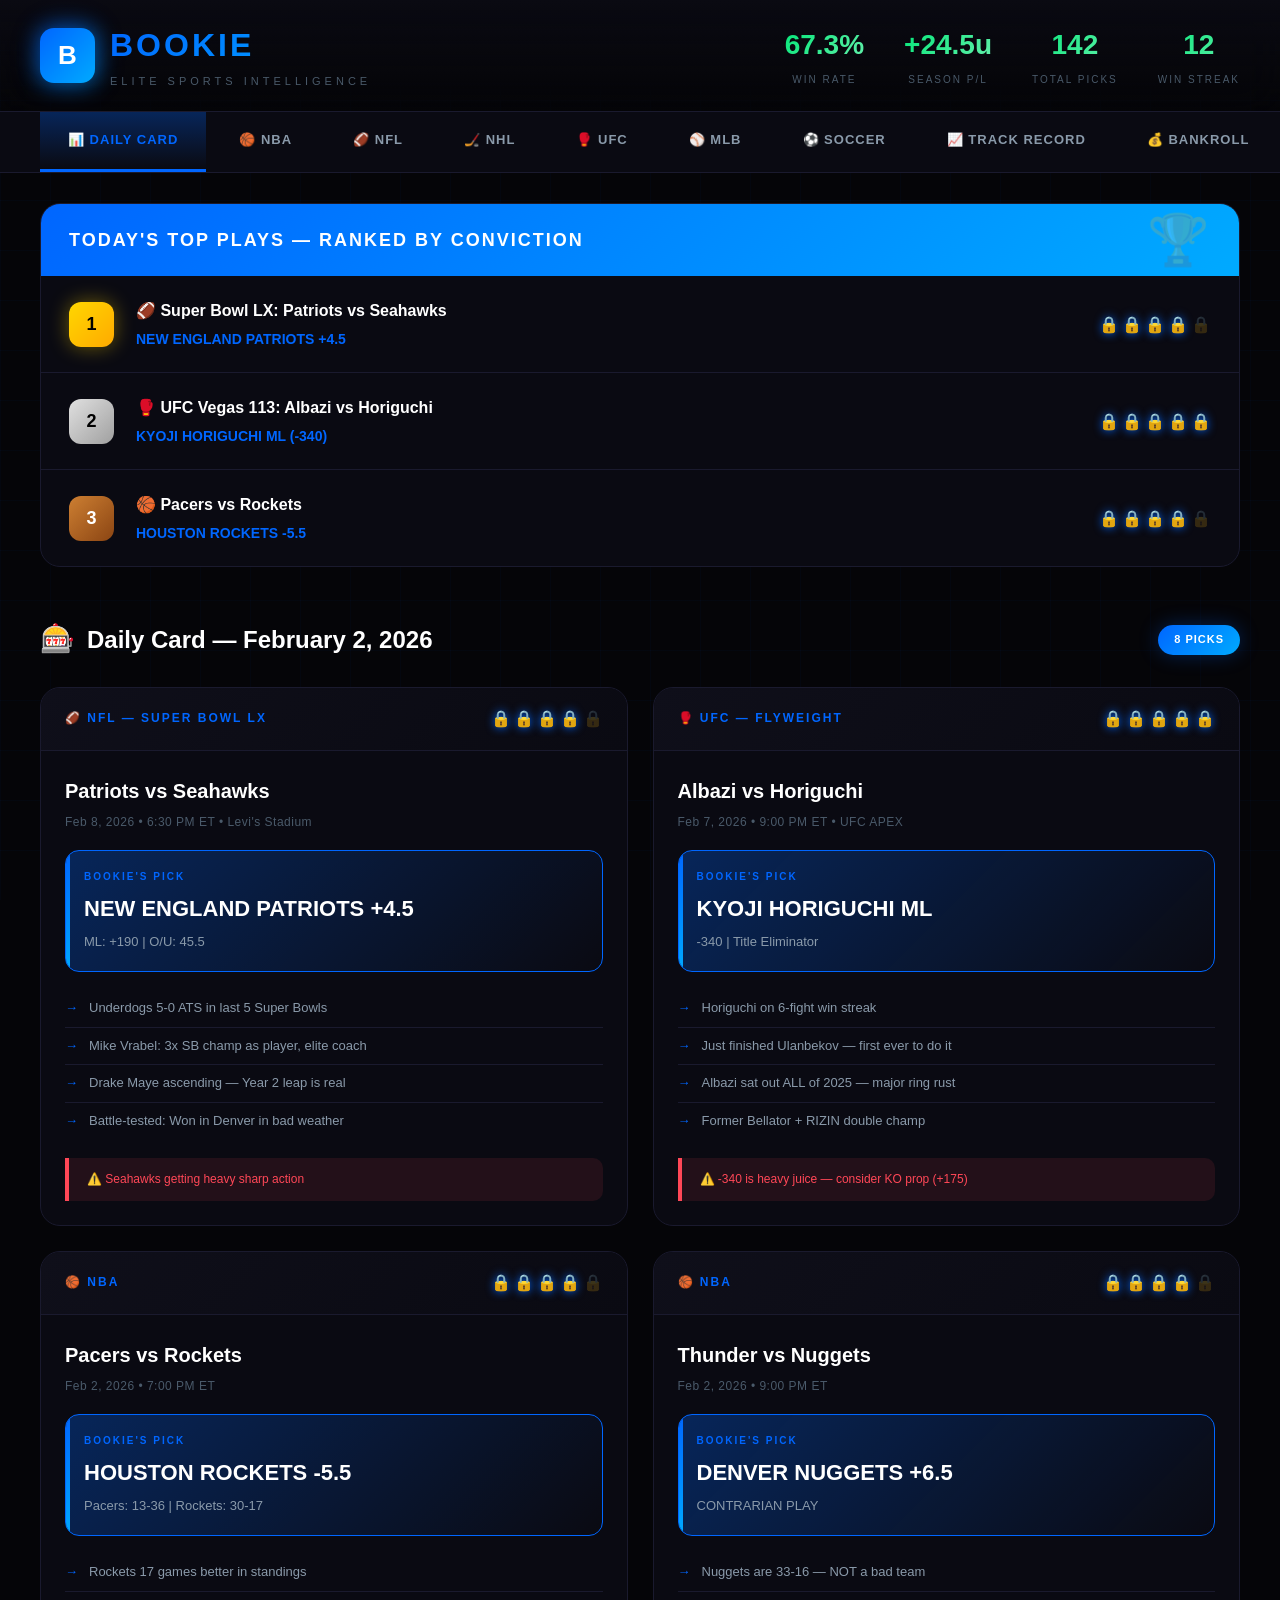
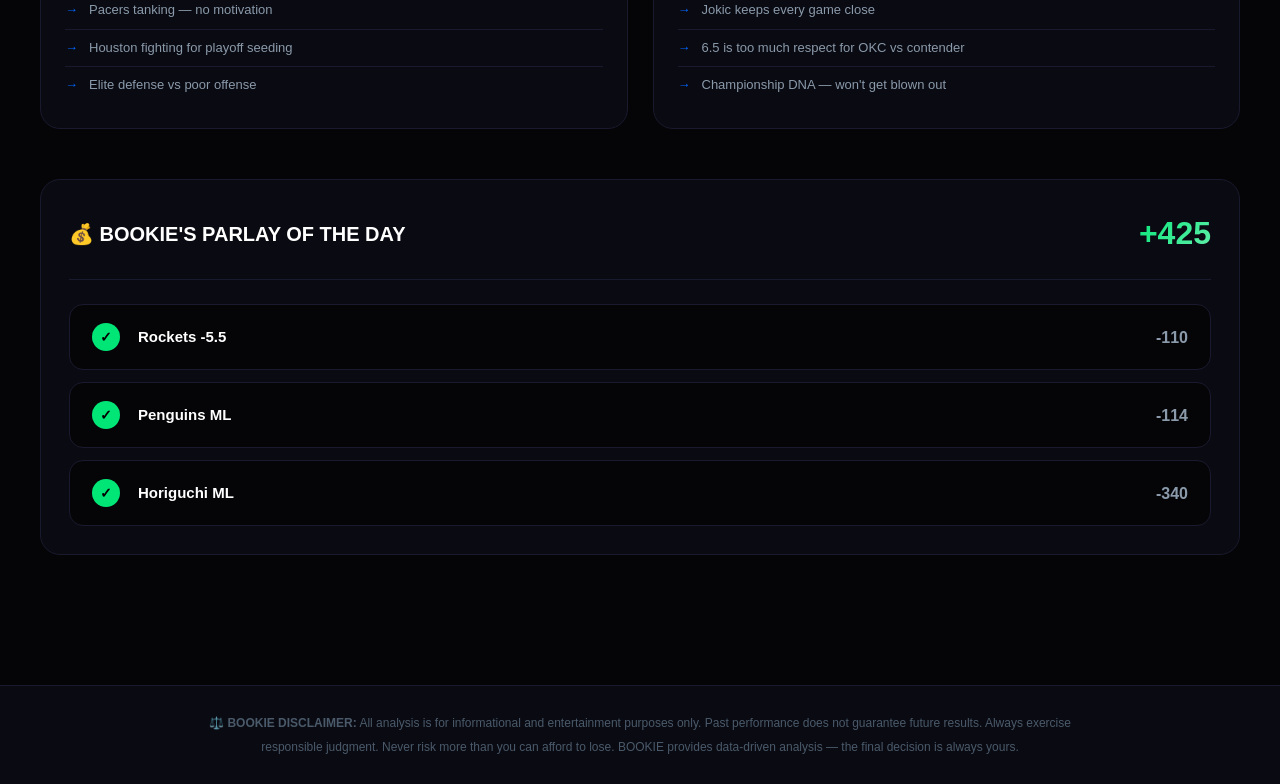
<file: dashboard.html>
<!DOCTYPE html>
<html lang="en">
<head>
    <meta charset="UTF-8">
    <meta name="viewport" content="width=device-width, initial-scale=1.0">
    <title>BOOKIE — Elite Sports Intelligence</title>
    <style>
        :root {
            /* Main Theme - Black & Blue */
            --bg-dark: #050508;
            --bg-card: #0a0a12;
            --bg-card-hover: #0f0f1a;
            --accent-primary: #0066ff;
            --accent-secondary: #00aaff;
            --accent-glow: rgba(0, 102, 255, 0.3);
            --accent-green: #00e676;
            --accent-red: #ff4757;
            --accent-gold: #ffd700;
            --text-primary: #ffffff;
            --text-secondary: #8a9aaa;
            --text-muted: #4a5a6a;
            --border: #1a1a2e;
            --gradient-primary: linear-gradient(135deg, #0066ff 0%, #00aaff 100%);
        }

        /* Sport-specific themes */
        .theme-nba {
            --accent-primary: #ff6b35;
            --accent-secondary: #ff8c5a;
            --accent-glow: rgba(255, 107, 53, 0.3);
            --gradient-primary: linear-gradient(135deg, #ff6b35 0%, #ff8c5a 100%);
        }

        .theme-nfl {
            --accent-primary: #013369;
            --accent-secondary: #d50a0a;
            --accent-glow: rgba(213, 10, 10, 0.3);
            --gradient-primary: linear-gradient(135deg, #013369 0%, #d50a0a 100%);
        }

        .theme-nhl {
            --accent-primary: #00d4ff;
            --accent-secondary: #7df9ff;
            --accent-glow: rgba(0, 212, 255, 0.3);
            --gradient-primary: linear-gradient(135deg, #00d4ff 0%, #7df9ff 100%);
        }

        .theme-ufc {
            --accent-primary: #d50000;
            --accent-secondary: #ff1744;
            --accent-glow: rgba(213, 0, 0, 0.3);
            --gradient-primary: linear-gradient(135deg, #d50000 0%, #ff1744 100%);
        }

        .theme-mlb {
            --accent-primary: #002d72;
            --accent-secondary: #bf0d3e;
            --accent-glow: rgba(0, 45, 114, 0.3);
            --gradient-primary: linear-gradient(135deg, #002d72 0%, #bf0d3e 100%);
        }

        .theme-soccer {
            --accent-primary: #00ff87;
            --accent-secondary: #60efff;
            --accent-glow: rgba(0, 255, 135, 0.3);
            --gradient-primary: linear-gradient(135deg, #00ff87 0%, #60efff 100%);
        }

        .theme-bankroll {
            --accent-primary: #00e676;
            --accent-secondary: #69f0ae;
            --accent-glow: rgba(0, 230, 118, 0.3);
            --gradient-primary: linear-gradient(135deg, #00e676 0%, #69f0ae 100%);
        }

        .theme-history {
            --accent-primary: #9c27b0;
            --accent-secondary: #e040fb;
            --accent-glow: rgba(156, 39, 176, 0.3);
            --gradient-primary: linear-gradient(135deg, #9c27b0 0%, #e040fb 100%);
        }

        * {
            margin: 0;
            padding: 0;
            box-sizing: border-box;
        }

        body {
            font-family: 'SF Pro Display', -apple-system, BlinkMacSystemFont, 'Segoe UI', Roboto, sans-serif;
            background: var(--bg-dark);
            color: var(--text-primary);
            min-height: 100vh;
            line-height: 1.6;
        }

        /* Animated Background */
        .bg-grid {
            position: fixed;
            top: 0;
            left: 0;
            right: 0;
            bottom: 0;
            background-image:
                linear-gradient(rgba(0, 102, 255, 0.03) 1px, transparent 1px),
                linear-gradient(90deg, rgba(0, 102, 255, 0.03) 1px, transparent 1px);
            background-size: 50px 50px;
            pointer-events: none;
            z-index: 0;
        }

        /* Header */
        .header {
            background: linear-gradient(180deg, var(--bg-card) 0%, transparent 100%);
            border-bottom: 1px solid var(--border);
            padding: 20px 40px;
            display: flex;
            justify-content: space-between;
            align-items: center;
            position: sticky;
            top: 0;
            z-index: 100;
            backdrop-filter: blur(20px);
        }

        .logo {
            display: flex;
            align-items: center;
            gap: 15px;
        }

        .logo-icon {
            width: 55px;
            height: 55px;
            background: var(--gradient-primary);
            border-radius: 14px;
            display: flex;
            align-items: center;
            justify-content: center;
            font-size: 26px;
            font-weight: 800;
            color: #fff;
            box-shadow: 0 0 30px var(--accent-glow);
            position: relative;
        }

        .logo-icon::after {
            content: '';
            position: absolute;
            inset: -2px;
            border-radius: 16px;
            background: var(--gradient-primary);
            z-index: -1;
            opacity: 0.5;
            filter: blur(10px);
        }

        .logo-text {
            font-size: 32px;
            font-weight: 800;
            letter-spacing: 3px;
            background: var(--gradient-primary);
            -webkit-background-clip: text;
            -webkit-text-fill-color: transparent;
        }

        .logo-subtitle {
            font-size: 11px;
            color: var(--text-muted);
            letter-spacing: 4px;
            text-transform: uppercase;
            margin-top: 2px;
        }

        .header-stats {
            display: flex;
            gap: 40px;
        }

        .stat-box {
            text-align: center;
            position: relative;
        }

        .stat-value {
            font-size: 28px;
            font-weight: 800;
            background: linear-gradient(135deg, var(--accent-green), #69f0ae);
            -webkit-background-clip: text;
            -webkit-text-fill-color: transparent;
        }

        .stat-value.negative {
            background: linear-gradient(135deg, var(--accent-red), #ff6b6b);
            -webkit-background-clip: text;
            -webkit-text-fill-color: transparent;
        }

        .stat-label {
            font-size: 10px;
            color: var(--text-muted);
            text-transform: uppercase;
            letter-spacing: 2px;
            margin-top: 4px;
        }

        /* Navigation */
        .nav {
            background: var(--bg-card);
            border-bottom: 1px solid var(--border);
            padding: 0 40px;
            display: flex;
            gap: 5px;
            overflow-x: auto;
            position: sticky;
            top: 95px;
            z-index: 99;
        }

        .nav-item {
            padding: 18px 28px;
            color: var(--text-secondary);
            text-decoration: none;
            font-size: 13px;
            font-weight: 600;
            border-bottom: 3px solid transparent;
            transition: all 0.3s;
            cursor: pointer;
            white-space: nowrap;
            text-transform: uppercase;
            letter-spacing: 1px;
        }

        .nav-item:hover {
            color: var(--text-primary);
            background: linear-gradient(180deg, var(--accent-glow), transparent);
        }

        .nav-item.active {
            color: var(--accent-primary);
            border-bottom-color: var(--accent-primary);
            background: linear-gradient(180deg, var(--accent-glow), transparent);
        }

        /* Main Content */
        .main {
            padding: 30px 40px;
            max-width: 1800px;
            margin: 0 auto;
            position: relative;
            z-index: 1;
        }

        /* Page Sections - Hidden by default */
        .page-section {
            display: none;
        }

        .page-section.active {
            display: block;
        }

        /* Section Headers */
        .section-header {
            display: flex;
            justify-content: space-between;
            align-items: center;
            margin-bottom: 25px;
        }

        .section-title {
            font-size: 24px;
            font-weight: 700;
            display: flex;
            align-items: center;
            gap: 12px;
        }

        .section-title .icon {
            font-size: 28px;
        }

        .section-badge {
            background: var(--gradient-primary);
            color: #fff;
            padding: 6px 16px;
            border-radius: 25px;
            font-size: 11px;
            font-weight: 700;
            letter-spacing: 1px;
            box-shadow: 0 0 20px var(--accent-glow);
        }

        /* Cards Grid */
        .cards-grid {
            display: grid;
            grid-template-columns: repeat(auto-fill, minmax(400px, 1fr));
            gap: 25px;
            margin-bottom: 50px;
        }

        /* Pick Card */
        .pick-card {
            background: var(--bg-card);
            border: 1px solid var(--border);
            border-radius: 20px;
            overflow: hidden;
            transition: all 0.4s;
            position: relative;
        }

        .pick-card::before {
            content: '';
            position: absolute;
            top: 0;
            left: 0;
            right: 0;
            height: 3px;
            background: var(--gradient-primary);
            opacity: 0;
            transition: opacity 0.3s;
        }

        .pick-card:hover {
            border-color: var(--accent-primary);
            transform: translateY(-5px);
            box-shadow: 0 20px 60px var(--accent-glow);
        }

        .pick-card:hover::before {
            opacity: 1;
        }

        .pick-card-header {
            background: linear-gradient(135deg, var(--bg-card-hover) 0%, var(--bg-card) 100%);
            padding: 18px 24px;
            display: flex;
            justify-content: space-between;
            align-items: center;
            border-bottom: 1px solid var(--border);
        }

        .sport-badge {
            display: flex;
            align-items: center;
            gap: 10px;
            font-size: 12px;
            font-weight: 700;
            text-transform: uppercase;
            letter-spacing: 2px;
            color: var(--accent-primary);
        }

        .conviction-badge {
            display: flex;
            gap: 3px;
        }

        .lock {
            font-size: 16px;
            filter: drop-shadow(0 0 5px var(--accent-primary));
        }

        .lock.empty {
            opacity: 0.2;
            filter: none;
        }

        .pick-card-body {
            padding: 24px;
        }

        .matchup {
            font-size: 20px;
            font-weight: 700;
            margin-bottom: 6px;
        }

        .matchup-time {
            font-size: 12px;
            color: var(--text-muted);
            margin-bottom: 18px;
            letter-spacing: 0.5px;
        }

        .pick-selection {
            background: linear-gradient(135deg, var(--accent-glow), transparent);
            border: 1px solid var(--accent-primary);
            border-radius: 14px;
            padding: 18px;
            margin-bottom: 18px;
            position: relative;
            overflow: hidden;
        }

        .pick-selection::before {
            content: '';
            position: absolute;
            top: 0;
            left: 0;
            width: 4px;
            height: 100%;
            background: var(--gradient-primary);
        }

        .pick-label {
            font-size: 10px;
            color: var(--accent-primary);
            text-transform: uppercase;
            letter-spacing: 2px;
            margin-bottom: 6px;
            font-weight: 600;
        }

        .pick-value {
            font-size: 22px;
            font-weight: 800;
        }

        .pick-odds {
            font-size: 13px;
            color: var(--text-secondary);
            margin-top: 6px;
        }

        .factors-list {
            list-style: none;
        }

        .factors-list li {
            font-size: 13px;
            color: var(--text-secondary);
            padding: 8px 0;
            padding-left: 24px;
            position: relative;
            border-bottom: 1px solid var(--border);
        }

        .factors-list li:last-child {
            border-bottom: none;
        }

        .factors-list li::before {
            content: "→";
            position: absolute;
            left: 0;
            color: var(--accent-primary);
            font-weight: 700;
        }

        .risk-flag {
            background: rgba(255, 71, 87, 0.1);
            border-left: 4px solid var(--accent-red);
            padding: 12px 18px;
            margin-top: 18px;
            font-size: 12px;
            color: var(--accent-red);
            border-radius: 0 10px 10px 0;
        }

        /* Top Plays Section */
        .top-plays {
            background: var(--bg-card);
            border: 1px solid var(--border);
            border-radius: 20px;
            overflow: hidden;
            margin-bottom: 50px;
        }

        .top-plays-header {
            background: var(--gradient-primary);
            padding: 22px 28px;
            color: #fff;
            position: relative;
            overflow: hidden;
        }

        .top-plays-header::after {
            content: '🏆';
            position: absolute;
            right: 30px;
            top: 50%;
            transform: translateY(-50%);
            font-size: 50px;
            opacity: 0.2;
        }

        .top-plays-title {
            font-size: 18px;
            font-weight: 800;
            letter-spacing: 2px;
            text-transform: uppercase;
        }

        .top-plays-list {
            padding: 0;
        }

        .top-play-item {
            display: flex;
            align-items: center;
            padding: 22px 28px;
            border-bottom: 1px solid var(--border);
            transition: all 0.3s;
            cursor: pointer;
        }

        .top-play-item:hover {
            background: var(--bg-card-hover);
            padding-left: 35px;
        }

        .top-play-item:last-child {
            border-bottom: none;
        }

        .play-rank {
            width: 45px;
            height: 45px;
            background: var(--bg-dark);
            border-radius: 12px;
            display: flex;
            align-items: center;
            justify-content: center;
            font-size: 18px;
            font-weight: 800;
            margin-right: 22px;
            border: 2px solid var(--border);
        }

        .play-rank.gold {
            background: linear-gradient(135deg, #ffd700, #ffaa00);
            color: #000;
            border: none;
            box-shadow: 0 0 20px rgba(255, 215, 0, 0.4);
        }
        .play-rank.silver {
            background: linear-gradient(135deg, #e0e0e0, #a0a0a0);
            color: #000;
            border: none;
        }
        .play-rank.bronze {
            background: linear-gradient(135deg, #cd7f32, #8b4513);
            color: #fff;
            border: none;
        }

        .play-info {
            flex: 1;
        }

        .play-matchup {
            font-size: 16px;
            font-weight: 700;
            margin-bottom: 4px;
        }

        .play-pick {
            font-size: 14px;
            color: var(--accent-primary);
            font-weight: 600;
        }

        .play-conviction {
            text-align: right;
        }

        /* Parlay Builder */
        .parlay-section {
            background: var(--bg-card);
            border: 1px solid var(--border);
            border-radius: 20px;
            padding: 28px;
            margin-bottom: 50px;
        }

        .parlay-header {
            display: flex;
            justify-content: space-between;
            align-items: center;
            margin-bottom: 24px;
            padding-bottom: 20px;
            border-bottom: 1px solid var(--border);
        }

        .parlay-title {
            font-size: 20px;
            font-weight: 700;
        }

        .parlay-odds {
            font-size: 32px;
            font-weight: 800;
            background: linear-gradient(135deg, var(--accent-green), #69f0ae);
            -webkit-background-clip: text;
            -webkit-text-fill-color: transparent;
        }

        .parlay-legs {
            display: flex;
            flex-direction: column;
            gap: 12px;
        }

        .parlay-leg {
            display: flex;
            align-items: center;
            justify-content: space-between;
            background: var(--bg-dark);
            padding: 18px 22px;
            border-radius: 14px;
            border: 1px solid var(--border);
            transition: all 0.3s;
        }

        .parlay-leg:hover {
            border-color: var(--accent-primary);
        }

        .leg-info {
            display: flex;
            align-items: center;
            gap: 18px;
        }

        .leg-check {
            width: 28px;
            height: 28px;
            background: var(--accent-green);
            border-radius: 50%;
            display: flex;
            align-items: center;
            justify-content: center;
            color: #000;
            font-weight: 800;
            font-size: 14px;
        }

        .leg-pick {
            font-weight: 700;
            font-size: 15px;
        }

        .leg-odds {
            color: var(--text-secondary);
            font-weight: 600;
        }

        /* =============================================== */
        /* BANKROLL CALCULATOR */
        /* =============================================== */

        .bankroll-container {
            display: grid;
            grid-template-columns: 1fr 1fr;
            gap: 30px;
        }

        .bankroll-card {
            background: var(--bg-card);
            border: 1px solid var(--border);
            border-radius: 20px;
            padding: 30px;
        }

        .bankroll-card h3 {
            font-size: 18px;
            font-weight: 700;
            margin-bottom: 25px;
            display: flex;
            align-items: center;
            gap: 10px;
            color: var(--accent-primary);
        }

        .input-group {
            margin-bottom: 20px;
        }

        .input-group label {
            display: block;
            font-size: 12px;
            color: var(--text-muted);
            text-transform: uppercase;
            letter-spacing: 1px;
            margin-bottom: 8px;
        }

        .input-group input, .input-group select {
            width: 100%;
            background: var(--bg-dark);
            border: 1px solid var(--border);
            border-radius: 10px;
            padding: 14px 18px;
            font-size: 16px;
            color: var(--text-primary);
            transition: all 0.3s;
        }

        .input-group input:focus, .input-group select:focus {
            outline: none;
            border-color: var(--accent-primary);
            box-shadow: 0 0 20px var(--accent-glow);
        }

        .calc-result {
            background: linear-gradient(135deg, var(--accent-glow), transparent);
            border: 1px solid var(--accent-primary);
            border-radius: 14px;
            padding: 25px;
            text-align: center;
            margin-top: 20px;
        }

        .calc-result-label {
            font-size: 12px;
            color: var(--text-muted);
            text-transform: uppercase;
            letter-spacing: 2px;
        }

        .calc-result-value {
            font-size: 36px;
            font-weight: 800;
            background: var(--gradient-primary);
            -webkit-background-clip: text;
            -webkit-text-fill-color: transparent;
            margin-top: 8px;
        }

        .unit-guide {
            display: grid;
            grid-template-columns: repeat(5, 1fr);
            gap: 10px;
            margin-top: 25px;
        }

        .unit-item {
            background: var(--bg-dark);
            border: 1px solid var(--border);
            border-radius: 10px;
            padding: 15px;
            text-align: center;
        }

        .unit-item .conviction {
            font-size: 12px;
            margin-bottom: 5px;
        }

        .unit-item .units {
            font-size: 18px;
            font-weight: 700;
            color: var(--accent-primary);
        }

        .unit-item .amount {
            font-size: 14px;
            color: var(--text-secondary);
            margin-top: 5px;
        }

        /* =============================================== */
        /* HISTORY / TRACK RECORD */
        /* =============================================== */

        .history-stats {
            display: grid;
            grid-template-columns: repeat(4, 1fr);
            gap: 20px;
            margin-bottom: 40px;
        }

        .history-stat-card {
            background: var(--bg-card);
            border: 1px solid var(--border);
            border-radius: 16px;
            padding: 25px;
            text-align: center;
            position: relative;
            overflow: hidden;
        }

        .history-stat-card::before {
            content: '';
            position: absolute;
            top: 0;
            left: 0;
            right: 0;
            height: 4px;
            background: var(--gradient-primary);
        }

        .history-stat-value {
            font-size: 42px;
            font-weight: 800;
            background: var(--gradient-primary);
            -webkit-background-clip: text;
            -webkit-text-fill-color: transparent;
        }

        .history-stat-label {
            font-size: 12px;
            color: var(--text-muted);
            text-transform: uppercase;
            letter-spacing: 2px;
            margin-top: 8px;
        }

        .history-table {
            background: var(--bg-card);
            border: 1px solid var(--border);
            border-radius: 20px;
            overflow: hidden;
        }

        .history-table-header {
            display: grid;
            grid-template-columns: 120px 1fr 150px 100px 100px 100px;
            background: var(--bg-card-hover);
            padding: 18px 24px;
            font-size: 11px;
            font-weight: 700;
            text-transform: uppercase;
            letter-spacing: 1px;
            color: var(--text-muted);
            border-bottom: 1px solid var(--border);
        }

        .history-row {
            display: grid;
            grid-template-columns: 120px 1fr 150px 100px 100px 100px;
            padding: 18px 24px;
            border-bottom: 1px solid var(--border);
            transition: all 0.3s;
            align-items: center;
        }

        .history-row:hover {
            background: var(--bg-card-hover);
        }

        .history-row:last-child {
            border-bottom: none;
        }

        .result-badge {
            padding: 6px 14px;
            border-radius: 20px;
            font-size: 11px;
            font-weight: 700;
            text-transform: uppercase;
            letter-spacing: 1px;
        }

        .result-badge.win {
            background: rgba(0, 230, 118, 0.15);
            color: var(--accent-green);
        }

        .result-badge.loss {
            background: rgba(255, 71, 87, 0.15);
            color: var(--accent-red);
        }

        .result-badge.push {
            background: rgba(255, 215, 0, 0.15);
            color: var(--accent-gold);
        }

        .units-change {
            font-weight: 700;
        }

        .units-change.positive {
            color: var(--accent-green);
        }

        .units-change.negative {
            color: var(--accent-red);
        }

        /* Footer */
        .footer {
            background: var(--bg-card);
            border-top: 1px solid var(--border);
            padding: 25px 40px;
            text-align: center;
            color: var(--text-muted);
            font-size: 12px;
            margin-top: 50px;
        }

        .disclaimer {
            max-width: 900px;
            margin: 0 auto;
            line-height: 2;
        }

        /* Responsive */
        @media (max-width: 1200px) {
            .bankroll-container {
                grid-template-columns: 1fr;
            }

            .history-stats {
                grid-template-columns: repeat(2, 1fr);
            }
        }

        @media (max-width: 768px) {
            .header {
                flex-direction: column;
                gap: 20px;
                padding: 20px;
            }

            .nav {
                padding: 0 20px;
            }

            .main {
                padding: 20px;
            }

            .cards-grid {
                grid-template-columns: 1fr;
            }

            .history-stats {
                grid-template-columns: 1fr;
            }

            .history-table-header,
            .history-row {
                grid-template-columns: 1fr;
                gap: 10px;
            }
        }
    </style>
</head>
<body>
    <div class="bg-grid"></div>

    <header class="header">
        <div class="logo">
            <div class="logo-icon">B</div>
            <div>
                <div class="logo-text">BOOKIE</div>
                <div class="logo-subtitle">Elite Sports Intelligence</div>
            </div>
        </div>
        <div class="header-stats">
            <div class="stat-box">
                <div class="stat-value">67.3%</div>
                <div class="stat-label">Win Rate</div>
            </div>
            <div class="stat-box">
                <div class="stat-value">+24.5u</div>
                <div class="stat-label">Season P/L</div>
            </div>
            <div class="stat-box">
                <div class="stat-value">142</div>
                <div class="stat-label">Total Picks</div>
            </div>
            <div class="stat-box">
                <div class="stat-value">12</div>
                <div class="stat-label">Win Streak</div>
            </div>
        </div>
    </header>

    <nav class="nav" id="mainNav">
        <a class="nav-item active" data-page="daily" data-theme="">📊 Daily Card</a>
        <a class="nav-item" data-page="nba" data-theme="theme-nba">🏀 NBA</a>
        <a class="nav-item" data-page="nfl" data-theme="theme-nfl">🏈 NFL</a>
        <a class="nav-item" data-page="nhl" data-theme="theme-nhl">🏒 NHL</a>
        <a class="nav-item" data-page="ufc" data-theme="theme-ufc">🥊 UFC</a>
        <a class="nav-item" data-page="mlb" data-theme="theme-mlb">⚾ MLB</a>
        <a class="nav-item" data-page="soccer" data-theme="theme-soccer">⚽ Soccer</a>
        <a class="nav-item" data-page="history" data-theme="theme-history">📈 Track Record</a>
        <a class="nav-item" data-page="bankroll" data-theme="theme-bankroll">💰 Bankroll</a>
    </nav>

    <main class="main">
        <!-- =============================================== -->
        <!-- DAILY CARD PAGE -->
        <!-- =============================================== -->
        <div class="page-section active" id="page-daily">
            <section class="top-plays">
                <div class="top-plays-header">
                    <div class="top-plays-title">Today's Top Plays — Ranked by Conviction</div>
                </div>
                <div class="top-plays-list">
                    <div class="top-play-item">
                        <div class="play-rank gold">1</div>
                        <div class="play-info">
                            <div class="play-matchup">🏈 Super Bowl LX: Patriots vs Seahawks</div>
                            <div class="play-pick">NEW ENGLAND PATRIOTS +4.5</div>
                        </div>
                        <div class="play-conviction">
                            <div class="conviction-badge">
                                <span class="lock">🔒</span>
                                <span class="lock">🔒</span>
                                <span class="lock">🔒</span>
                                <span class="lock">🔒</span>
                                <span class="lock empty">🔒</span>
                            </div>
                        </div>
                    </div>
                    <div class="top-play-item">
                        <div class="play-rank silver">2</div>
                        <div class="play-info">
                            <div class="play-matchup">🥊 UFC Vegas 113: Albazi vs Horiguchi</div>
                            <div class="play-pick">KYOJI HORIGUCHI ML (-340)</div>
                        </div>
                        <div class="play-conviction">
                            <div class="conviction-badge">
                                <span class="lock">🔒</span>
                                <span class="lock">🔒</span>
                                <span class="lock">🔒</span>
                                <span class="lock">🔒</span>
                                <span class="lock">🔒</span>
                            </div>
                        </div>
                    </div>
                    <div class="top-play-item">
                        <div class="play-rank bronze">3</div>
                        <div class="play-info">
                            <div class="play-matchup">🏀 Pacers vs Rockets</div>
                            <div class="play-pick">HOUSTON ROCKETS -5.5</div>
                        </div>
                        <div class="play-conviction">
                            <div class="conviction-badge">
                                <span class="lock">🔒</span>
                                <span class="lock">🔒</span>
                                <span class="lock">🔒</span>
                                <span class="lock">🔒</span>
                                <span class="lock empty">🔒</span>
                            </div>
                        </div>
                    </div>
                </div>
            </section>

            <section>
                <div class="section-header">
                    <h2 class="section-title">
                        <span class="icon">🎰</span>
                        Daily Card — February 2, 2026
                    </h2>
                    <span class="section-badge">8 PICKS</span>
                </div>

                <div class="cards-grid">
                    <!-- NFL Pick -->
                    <div class="pick-card">
                        <div class="pick-card-header">
                            <div class="sport-badge">🏈 NFL — Super Bowl LX</div>
                            <div class="conviction-badge">
                                <span class="lock">🔒</span>
                                <span class="lock">🔒</span>
                                <span class="lock">🔒</span>
                                <span class="lock">🔒</span>
                                <span class="lock empty">🔒</span>
                            </div>
                        </div>
                        <div class="pick-card-body">
                            <div class="matchup">Patriots vs Seahawks</div>
                            <div class="matchup-time">Feb 8, 2026 • 6:30 PM ET • Levi's Stadium</div>
                            <div class="pick-selection">
                                <div class="pick-label">BOOKIE'S PICK</div>
                                <div class="pick-value">NEW ENGLAND PATRIOTS +4.5</div>
                                <div class="pick-odds">ML: +190 | O/U: 45.5</div>
                            </div>
                            <ul class="factors-list">
                                <li>Underdogs 5-0 ATS in last 5 Super Bowls</li>
                                <li>Mike Vrabel: 3x SB champ as player, elite coach</li>
                                <li>Drake Maye ascending — Year 2 leap is real</li>
                                <li>Battle-tested: Won in Denver in bad weather</li>
                            </ul>
                            <div class="risk-flag">
                                ⚠️ Seahawks getting heavy sharp action
                            </div>
                        </div>
                    </div>

                    <!-- UFC Pick -->
                    <div class="pick-card">
                        <div class="pick-card-header">
                            <div class="sport-badge">🥊 UFC — Flyweight</div>
                            <div class="conviction-badge">
                                <span class="lock">🔒</span>
                                <span class="lock">🔒</span>
                                <span class="lock">🔒</span>
                                <span class="lock">🔒</span>
                                <span class="lock">🔒</span>
                            </div>
                        </div>
                        <div class="pick-card-body">
                            <div class="matchup">Albazi vs Horiguchi</div>
                            <div class="matchup-time">Feb 7, 2026 • 9:00 PM ET • UFC APEX</div>
                            <div class="pick-selection">
                                <div class="pick-label">BOOKIE'S PICK</div>
                                <div class="pick-value">KYOJI HORIGUCHI ML</div>
                                <div class="pick-odds">-340 | Title Eliminator</div>
                            </div>
                            <ul class="factors-list">
                                <li>Horiguchi on 6-fight win streak</li>
                                <li>Just finished Ulanbekov — first ever to do it</li>
                                <li>Albazi sat out ALL of 2025 — major ring rust</li>
                                <li>Former Bellator + RIZIN double champ</li>
                            </ul>
                            <div class="risk-flag">
                                ⚠️ -340 is heavy juice — consider KO prop (+175)
                            </div>
                        </div>
                    </div>

                    <!-- NBA Pick 1 -->
                    <div class="pick-card">
                        <div class="pick-card-header">
                            <div class="sport-badge">🏀 NBA</div>
                            <div class="conviction-badge">
                                <span class="lock">🔒</span>
                                <span class="lock">🔒</span>
                                <span class="lock">🔒</span>
                                <span class="lock">🔒</span>
                                <span class="lock empty">🔒</span>
                            </div>
                        </div>
                        <div class="pick-card-body">
                            <div class="matchup">Pacers vs Rockets</div>
                            <div class="matchup-time">Feb 2, 2026 • 7:00 PM ET</div>
                            <div class="pick-selection">
                                <div class="pick-label">BOOKIE'S PICK</div>
                                <div class="pick-value">HOUSTON ROCKETS -5.5</div>
                                <div class="pick-odds">Pacers: 13-36 | Rockets: 30-17</div>
                            </div>
                            <ul class="factors-list">
                                <li>Rockets 17 games better in standings</li>
                                <li>Pacers tanking — no motivation</li>
                                <li>Houston fighting for playoff seeding</li>
                                <li>Elite defense vs poor offense</li>
                            </ul>
                        </div>
                    </div>

                    <!-- NBA Pick 2 -->
                    <div class="pick-card">
                        <div class="pick-card-header">
                            <div class="sport-badge">🏀 NBA</div>
                            <div class="conviction-badge">
                                <span class="lock">🔒</span>
                                <span class="lock">🔒</span>
                                <span class="lock">🔒</span>
                                <span class="lock">🔒</span>
                                <span class="lock empty">🔒</span>
                            </div>
                        </div>
                        <div class="pick-card-body">
                            <div class="matchup">Thunder vs Nuggets</div>
                            <div class="matchup-time">Feb 2, 2026 • 9:00 PM ET</div>
                            <div class="pick-selection">
                                <div class="pick-label">BOOKIE'S PICK</div>
                                <div class="pick-value">DENVER NUGGETS +6.5</div>
                                <div class="pick-odds">CONTRARIAN PLAY</div>
                            </div>
                            <ul class="factors-list">
                                <li>Nuggets are 33-16 — NOT a bad team</li>
                                <li>Jokic keeps every game close</li>
                                <li>6.5 is too much respect for OKC vs contender</li>
                                <li>Championship DNA — won't get blown out</li>
                            </ul>
                        </div>
                    </div>
                </div>
            </section>

            <!-- Parlay Builder -->
            <section class="parlay-section">
                <div class="parlay-header">
                    <div class="parlay-title">💰 BOOKIE'S PARLAY OF THE DAY</div>
                    <div class="parlay-odds">+425</div>
                </div>
                <div class="parlay-legs">
                    <div class="parlay-leg">
                        <div class="leg-info">
                            <div class="leg-check">✓</div>
                            <div class="leg-pick">Rockets -5.5</div>
                        </div>
                        <div class="leg-odds">-110</div>
                    </div>
                    <div class="parlay-leg">
                        <div class="leg-info">
                            <div class="leg-check">✓</div>
                            <div class="leg-pick">Penguins ML</div>
                        </div>
                        <div class="leg-odds">-114</div>
                    </div>
                    <div class="parlay-leg">
                        <div class="leg-info">
                            <div class="leg-check">✓</div>
                            <div class="leg-pick">Horiguchi ML</div>
                        </div>
                        <div class="leg-odds">-340</div>
                    </div>
                </div>
            </section>
        </div>

        <!-- =============================================== -->
        <!-- TRACK RECORD / HISTORY PAGE -->
        <!-- =============================================== -->
        <div class="page-section" id="page-history">
            <div class="section-header">
                <h2 class="section-title">
                    <span class="icon">📈</span>
                    Track Record — 2026 Season
                </h2>
                <span class="section-badge">ALL TIME</span>
            </div>

            <div class="history-stats">
                <div class="history-stat-card">
                    <div class="history-stat-value">142</div>
                    <div class="history-stat-label">Total Picks</div>
                </div>
                <div class="history-stat-card">
                    <div class="history-stat-value">95-47</div>
                    <div class="history-stat-label">Win-Loss</div>
                </div>
                <div class="history-stat-card">
                    <div class="history-stat-value">67.3%</div>
                    <div class="history-stat-label">Win Rate</div>
                </div>
                <div class="history-stat-card">
                    <div class="history-stat-value">+24.5u</div>
                    <div class="history-stat-label">Net Units</div>
                </div>
            </div>

            <div class="history-table">
                <div class="history-table-header">
                    <div>Date</div>
                    <div>Pick</div>
                    <div>Odds</div>
                    <div>Result</div>
                    <div>Units</div>
                    <div>P/L</div>
                </div>
                <div class="history-row">
                    <div>Feb 1</div>
                    <div>Celtics -4.5 vs Bucks</div>
                    <div>-110</div>
                    <div><span class="result-badge win">WIN</span></div>
                    <div>2u</div>
                    <div class="units-change positive">+1.82u</div>
                </div>
                <div class="history-row">
                    <div>Feb 1</div>
                    <div>Lightning ML vs Bruins</div>
                    <div>+125</div>
                    <div><span class="result-badge win">WIN</span></div>
                    <div>1u</div>
                    <div class="units-change positive">+1.25u</div>
                </div>
                <div class="history-row">
                    <div>Jan 31</div>
                    <div>Suns -2.5 vs Lakers</div>
                    <div>-110</div>
                    <div><span class="result-badge loss">LOSS</span></div>
                    <div>1.5u</div>
                    <div class="units-change negative">-1.50u</div>
                </div>
                <div class="history-row">
                    <div>Jan 31</div>
                    <div>Oilers/Flames OVER 6.5</div>
                    <div>-115</div>
                    <div><span class="result-badge win">WIN</span></div>
                    <div>1u</div>
                    <div class="units-change positive">+0.87u</div>
                </div>
                <div class="history-row">
                    <div>Jan 30</div>
                    <div>Chiefs -3 vs Bills</div>
                    <div>-110</div>
                    <div><span class="result-badge push">PUSH</span></div>
                    <div>3u</div>
                    <div class="units-change">0.00u</div>
                </div>
                <div class="history-row">
                    <div>Jan 29</div>
                    <div>Islam Makhachev ML</div>
                    <div>-275</div>
                    <div><span class="result-badge win">WIN</span></div>
                    <div>2u</div>
                    <div class="units-change positive">+0.73u</div>
                </div>
                <div class="history-row">
                    <div>Jan 28</div>
                    <div>Timberwolves -6.5 vs Pelicans</div>
                    <div>-110</div>
                    <div><span class="result-badge win">WIN</span></div>
                    <div>2u</div>
                    <div class="units-change positive">+1.82u</div>
                </div>
                <div class="history-row">
                    <div>Jan 27</div>
                    <div>Maple Leafs ML vs Rangers</div>
                    <div>+105</div>
                    <div><span class="result-badge win">WIN</span></div>
                    <div>1.5u</div>
                    <div class="units-change positive">+1.58u</div>
                </div>
            </div>
        </div>

        <!-- =============================================== -->
        <!-- BANKROLL CALCULATOR PAGE -->
        <!-- =============================================== -->
        <div class="page-section" id="page-bankroll">
            <div class="section-header">
                <h2 class="section-title">
                    <span class="icon">💰</span>
                    Bankroll Calculator
                </h2>
                <span class="section-badge">MONEY MANAGEMENT</span>
            </div>

            <div class="bankroll-container">
                <div class="bankroll-card">
                    <h3>📊 Unit Calculator</h3>
                    <div class="input-group">
                        <label>Total Bankroll ($)</label>
                        <input type="number" id="bankroll" value="1000" placeholder="Enter your bankroll">
                    </div>
                    <div class="input-group">
                        <label>Unit Size (%)</label>
                        <input type="number" id="unitPercent" value="2" placeholder="Recommended: 1-3%">
                    </div>
                    <div class="calc-result">
                        <div class="calc-result-label">Your Unit Size</div>
                        <div class="calc-result-value" id="unitValue">$20.00</div>
                    </div>
                    <div class="unit-guide">
                        <div class="unit-item">
                            <div class="conviction">🔒</div>
                            <div class="units">0.5u</div>
                            <div class="amount" id="unit05">$10</div>
                        </div>
                        <div class="unit-item">
                            <div class="conviction">🔒🔒</div>
                            <div class="units">1u</div>
                            <div class="amount" id="unit1">$20</div>
                        </div>
                        <div class="unit-item">
                            <div class="conviction">🔒🔒🔒</div>
                            <div class="units">1.5u</div>
                            <div class="amount" id="unit15">$30</div>
                        </div>
                        <div class="unit-item">
                            <div class="conviction">🔒🔒🔒🔒</div>
                            <div class="units">2u</div>
                            <div class="amount" id="unit2">$40</div>
                        </div>
                        <div class="unit-item">
                            <div class="conviction">🔒🔒🔒🔒🔒</div>
                            <div class="units">3u</div>
                            <div class="amount" id="unit3">$60</div>
                        </div>
                    </div>
                </div>

                <div class="bankroll-card">
                    <h3>🎯 Bet Calculator</h3>
                    <div class="input-group">
                        <label>Bet Amount ($)</label>
                        <input type="number" id="betAmount" value="100" placeholder="Enter bet amount">
                    </div>
                    <div class="input-group">
                        <label>Odds (American)</label>
                        <input type="number" id="odds" value="-110" placeholder="e.g. -110 or +150">
                    </div>
                    <div class="calc-result">
                        <div class="calc-result-label">Potential Profit</div>
                        <div class="calc-result-value" id="profitValue">$90.91</div>
                    </div>
                    <div class="calc-result" style="margin-top: 15px; background: rgba(0, 230, 118, 0.1); border-color: var(--accent-green);">
                        <div class="calc-result-label">Total Payout</div>
                        <div class="calc-result-value" id="payoutValue" style="background: linear-gradient(135deg, var(--accent-green), #69f0ae); -webkit-background-clip: text;">$190.91</div>
                    </div>
                </div>
            </div>

            <div class="bankroll-card" style="margin-top: 30px;">
                <h3>📈 Parlay Calculator</h3>
                <div style="display: grid; grid-template-columns: repeat(4, 1fr); gap: 15px;">
                    <div class="input-group">
                        <label>Leg 1 Odds</label>
                        <input type="number" id="parlay1" value="-110" placeholder="Odds">
                    </div>
                    <div class="input-group">
                        <label>Leg 2 Odds</label>
                        <input type="number" id="parlay2" value="-114" placeholder="Odds">
                    </div>
                    <div class="input-group">
                        <label>Leg 3 Odds</label>
                        <input type="number" id="parlay3" value="-340" placeholder="Odds">
                    </div>
                    <div class="input-group">
                        <label>Bet Amount ($)</label>
                        <input type="number" id="parlayBet" value="50" placeholder="Amount">
                    </div>
                </div>
                <div style="display: grid; grid-template-columns: 1fr 1fr; gap: 20px; margin-top: 20px;">
                    <div class="calc-result">
                        <div class="calc-result-label">Parlay Odds</div>
                        <div class="calc-result-value" id="parlayOdds">+263</div>
                    </div>
                    <div class="calc-result" style="background: rgba(0, 230, 118, 0.1); border-color: var(--accent-green);">
                        <div class="calc-result-label">Total Payout</div>
                        <div class="calc-result-value" id="parlayPayout" style="background: linear-gradient(135deg, var(--accent-green), #69f0ae); -webkit-background-clip: text;">$181.50</div>
                    </div>
                </div>
            </div>
        </div>

        <!-- =============================================== -->
        <!-- SPORT-SPECIFIC PAGES (Placeholder) -->
        <!-- =============================================== -->
        <div class="page-section" id="page-nba">
            <div class="section-header">
                <h2 class="section-title"><span class="icon">🏀</span> NBA Picks</h2>
                <span class="section-badge">BASKETBALL</span>
            </div>
            <p style="color: var(--text-muted); text-align: center; padding: 100px 0;">Coming soon — NBA-specific analysis and picks</p>
        </div>

        <div class="page-section" id="page-nfl">
            <div class="section-header">
                <h2 class="section-title"><span class="icon">🏈</span> NFL Picks</h2>
                <span class="section-badge">FOOTBALL</span>
            </div>
            <p style="color: var(--text-muted); text-align: center; padding: 100px 0;">Coming soon — NFL-specific analysis and picks</p>
        </div>

        <div class="page-section" id="page-nhl">
            <div class="section-header">
                <h2 class="section-title"><span class="icon">🏒</span> NHL Picks</h2>
                <span class="section-badge">HOCKEY</span>
            </div>
            <p style="color: var(--text-muted); text-align: center; padding: 100px 0;">Coming soon — NHL-specific analysis and picks</p>
        </div>

        <div class="page-section" id="page-ufc">
            <div class="section-header">
                <h2 class="section-title"><span class="icon">🥊</span> UFC Picks</h2>
                <span class="section-badge">MMA</span>
            </div>
            <p style="color: var(--text-muted); text-align: center; padding: 100px 0;">Coming soon — UFC-specific analysis and picks</p>
        </div>

        <div class="page-section" id="page-mlb">
            <div class="section-header">
                <h2 class="section-title"><span class="icon">⚾</span> MLB Picks</h2>
                <span class="section-badge">BASEBALL</span>
            </div>
            <p style="color: var(--text-muted); text-align: center; padding: 100px 0;">Coming soon — MLB-specific analysis and picks</p>
        </div>

        <div class="page-section" id="page-soccer">
            <div class="section-header">
                <h2 class="section-title"><span class="icon">⚽</span> Soccer Picks</h2>
                <span class="section-badge">FOOTBALL</span>
            </div>
            <p style="color: var(--text-muted); text-align: center; padding: 100px 0;">Coming soon — Soccer-specific analysis and picks</p>
        </div>
    </main>

    <footer class="footer">
        <div class="disclaimer">
            ⚖️ <strong>BOOKIE DISCLAIMER:</strong> All analysis is for informational and entertainment purposes only.
            Past performance does not guarantee future results. Always exercise responsible judgment.
            Never risk more than you can afford to lose. BOOKIE provides data-driven analysis — the final decision is always yours.
        </div>
    </footer>

    <script>
        // Navigation & Theme Switching
        const navItems = document.querySelectorAll('.nav-item');
        const pageSections = document.querySelectorAll('.page-section');

        navItems.forEach(item => {
            item.addEventListener('click', () => {
                // Remove active from all nav items
                navItems.forEach(nav => nav.classList.remove('active'));
                item.classList.add('active');

                // Hide all pages
                pageSections.forEach(page => page.classList.remove('active'));

                // Show selected page
                const pageId = 'page-' + item.dataset.page;
                document.getElementById(pageId).classList.add('active');

                // Apply theme
                document.body.className = item.dataset.theme || '';
            });
        });

        // Bankroll Calculator
        function calculateUnit() {
            const bankroll = parseFloat(document.getElementById('bankroll').value) || 0;
            const percent = parseFloat(document.getElementById('unitPercent').value) || 0;
            const unit = bankroll * (percent / 100);

            document.getElementById('unitValue').textContent = '$' + unit.toFixed(2);
            document.getElementById('unit05').textContent = '$' + (unit * 0.5).toFixed(0);
            document.getElementById('unit1').textContent = '$' + unit.toFixed(0);
            document.getElementById('unit15').textContent = '$' + (unit * 1.5).toFixed(0);
            document.getElementById('unit2').textContent = '$' + (unit * 2).toFixed(0);
            document.getElementById('unit3').textContent = '$' + (unit * 3).toFixed(0);
        }

        // Bet Calculator
        function calculateBet() {
            const amount = parseFloat(document.getElementById('betAmount').value) || 0;
            const odds = parseFloat(document.getElementById('odds').value) || 0;

            let profit = 0;
            if (odds > 0) {
                profit = amount * (odds / 100);
            } else {
                profit = amount * (100 / Math.abs(odds));
            }

            document.getElementById('profitValue').textContent = '$' + profit.toFixed(2);
            document.getElementById('payoutValue').textContent = '$' + (amount + profit).toFixed(2);
        }

        // Parlay Calculator
        function calculateParlay() {
            const bet = parseFloat(document.getElementById('parlayBet').value) || 0;
            const odds1 = parseFloat(document.getElementById('parlay1').value) || -110;
            const odds2 = parseFloat(document.getElementById('parlay2').value) || -110;
            const odds3 = parseFloat(document.getElementById('parlay3').value) || -110;

            function toDecimal(american) {
                if (american > 0) {
                    return (american / 100) + 1;
                } else {
                    return (100 / Math.abs(american)) + 1;
                }
            }

            const dec1 = toDecimal(odds1);
            const dec2 = toDecimal(odds2);
            const dec3 = toDecimal(odds3);

            const totalDecimal = dec1 * dec2 * dec3;
            const payout = bet * totalDecimal;

            // Convert back to American
            let americanOdds = 0;
            if (totalDecimal >= 2) {
                americanOdds = Math.round((totalDecimal - 1) * 100);
                document.getElementById('parlayOdds').textContent = '+' + americanOdds;
            } else {
                americanOdds = Math.round(-100 / (totalDecimal - 1));
                document.getElementById('parlayOdds').textContent = americanOdds;
            }

            document.getElementById('parlayPayout').textContent = '$' + payout.toFixed(2);
        }

        // Event listeners for calculators
        document.getElementById('bankroll').addEventListener('input', calculateUnit);
        document.getElementById('unitPercent').addEventListener('input', calculateUnit);
        document.getElementById('betAmount').addEventListener('input', calculateBet);
        document.getElementById('odds').addEventListener('input', calculateBet);
        document.getElementById('parlayBet').addEventListener('input', calculateParlay);
        document.getElementById('parlay1').addEventListener('input', calculateParlay);
        document.getElementById('parlay2').addEventListener('input', calculateParlay);
        document.getElementById('parlay3').addEventListener('input', calculateParlay);

        // Initial calculations
        calculateUnit();
        calculateBet();
        calculateParlay();
    </script>
</body>
</html>
</file>
